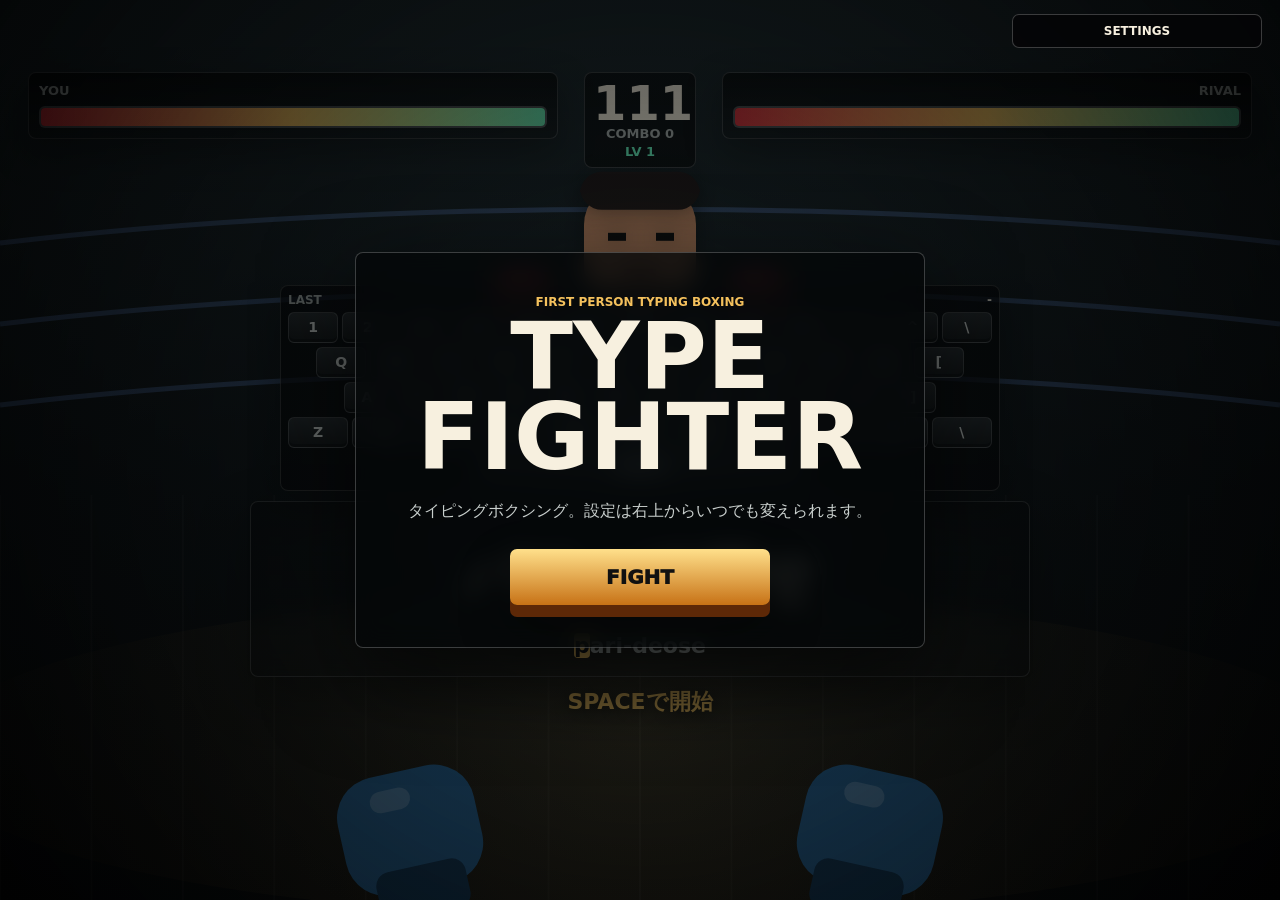
<file: frontend/index.html>
<!doctype html>
<html lang="ja">
<head>
  <meta charset="utf-8">
  <meta name="viewport" content="width=device-width, initial-scale=1">
  <title>Type Fighter</title>
  <link rel="stylesheet" href="./styles.css">
</head>
<body>
  <main class="game-shell">
    <canvas id="arena" width="1280" height="720" aria-label="Type Fighter arena"></canvas>

    <section class="hud" aria-label="game status">
      <div class="fighter-strip">
        <div class="corner player">
          <span>YOU</span>
          <div class="bar"><i id="playerHp"></i></div>
        </div>
        <div class="round">
          <strong id="roundTime">120</strong>
          <small id="comboText">COMBO 0</small>
          <small id="difficultyText">LV 1</small>
        </div>
        <div class="corner opponent">
          <span>RIVAL</span>
          <div class="bar"><i id="enemyHp"></i></div>
        </div>
      </div>

      <aside class="settings-panel" aria-label="settings">
        <button id="settingsToggle" class="settings-toggle" type="button">SETTINGS</button>
        <div id="settingsBody" class="settings-body">
          <div class="settings-group profile-group">
            <span>マイページ</span>
            <input id="profileNameInput" type="text" maxlength="18" placeholder="名前">
            <div class="profile-actions">
              <button id="createProfileButton" type="button">作成</button>
              <button id="loginProfileButton" type="button">ログイン</button>
            </div>
            <small id="profileStatus">未ログイン</small>
          </div>
          <label>
            <span>LEVEL</span>
            <select id="levelSelect" aria-label="level select"></select>
          </label>
          <label class="check-row">
            <input id="symbolsToggle" type="checkbox">
            <span>記号を含める</span>
          </label>
          <label class="range-row">
            <span>音量 <b id="volumeValue">70%</b></span>
            <input id="volumeSlider" type="range" min="0" max="100" value="70">
          </label>
          <label class="range-row">
            <span>プログラム問題 <b id="codeFreqValue">28%</b></span>
            <input id="codeFreqSlider" type="range" min="0" max="100" value="28">
          </label>
          <div class="settings-group">
            <span>キー表示</span>
            <div class="mini-segment">
              <button id="hintAbove" class="active" type="button">上</button>
              <button id="hintDirect" type="button">重ねる</button>
            </div>
          </div>
        </div>
      </aside>

      <div class="prompt-zone">
        <div id="keyboardPanel" class="keyboard-panel visible" aria-label="keyboard position helper">
          <div class="keyboard-title">
            <span id="mistakeCopy">LAST</span>
            <b id="keyHint">-</b>
          </div>
          <div id="keyboard" class="keyboard"></div>
        </div>
        <div class="phrase-card">
          <div id="mistakeBubble" class="mistake-bubble" aria-live="polite"></div>
          <div id="displayPhrase" class="display-phrase"></div>
          <div id="phrase" class="phrase"></div>
          <div id="typingLine" class="typing-line"></div>
        </div>
        <div id="feedback" class="feedback">SPACEで開始</div>
      </div>
    </section>

    <div id="startOverlay" class="overlay">
      <div class="start-panel">
        <p class="kicker">FIRST PERSON TYPING BOXING</p>
        <h1>TYPE FIGHTER</h1>
        <p>タイピングボクシング。設定は右上からいつでも変えられます。</p>
        <button id="startButton" type="button">FIGHT</button>
      </div>
    </div>

    <div id="resultOverlay" class="overlay hidden">
      <div class="start-panel">
        <p class="kicker" id="resultKicker">RESULT</p>
        <h1 id="resultTitle">KO</h1>
        <p id="resultStats"></p>
        <button id="restartButton" type="button">REMATCH</button>
      </div>
    </div>
  </main>

  <script src="./game.js"></script>
</body>
</html>
</file>
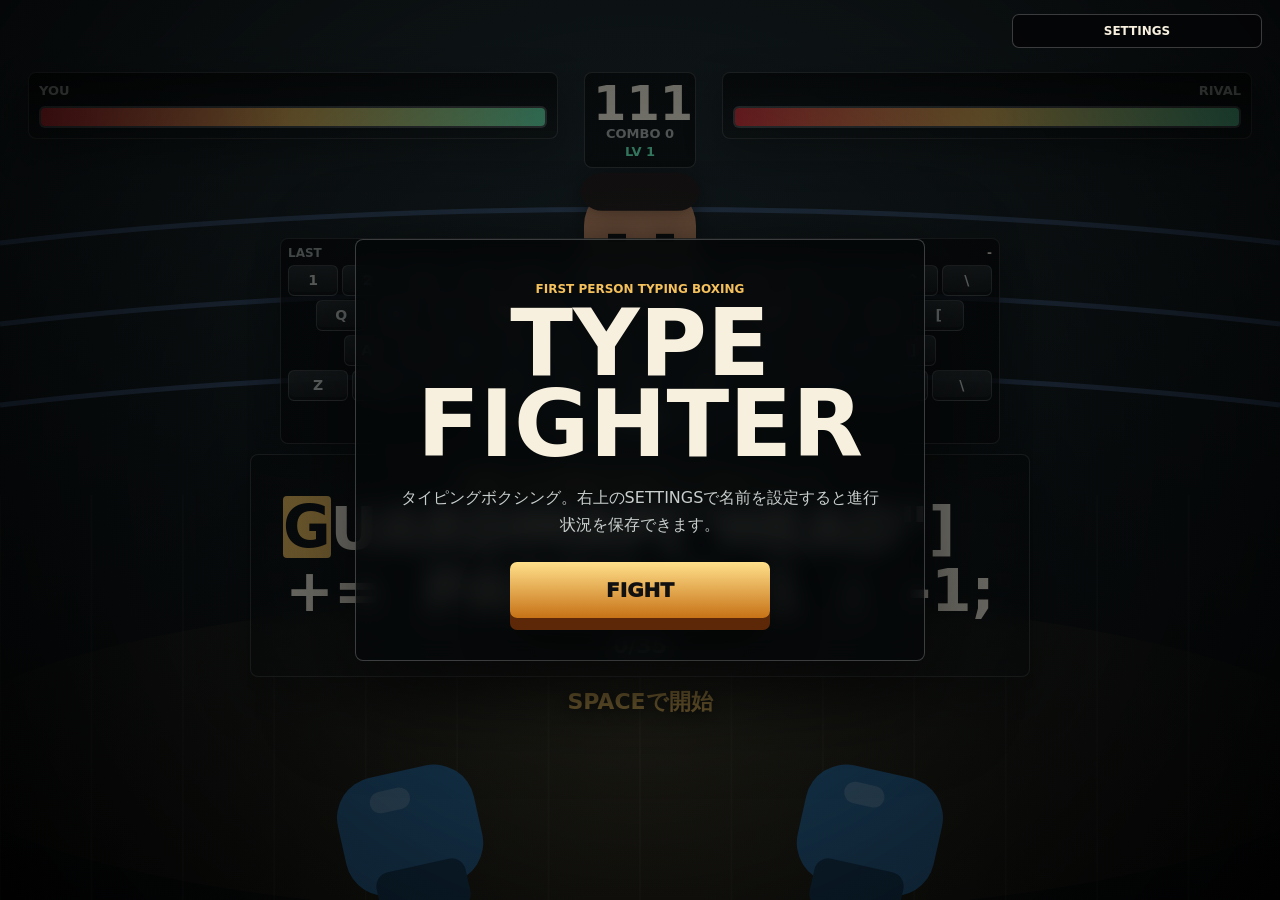
<file: backend/src/main/resources/static/index.html>
<!doctype html>
<html lang="ja">
<head>
  <meta charset="utf-8">
  <meta name="viewport" content="width=device-width, initial-scale=1">
  <title>Type Fighter</title>
  <link rel="stylesheet" href="./styles.css">
</head>
<body>
  <main class="game-shell">
    <canvas id="arena" width="1280" height="720" aria-label="Type Fighter arena"></canvas>

    <section class="hud" aria-label="game status">
      <div class="fighter-strip">
        <div class="corner player">
          <span>YOU</span>
          <div class="bar"><i id="playerHp"></i></div>
        </div>
        <div class="round">
          <strong id="roundTime">120</strong>
          <small id="comboText">COMBO 0</small>
          <small id="difficultyText">LV 1</small>
        </div>
        <div class="corner opponent">
          <span>RIVAL</span>
          <div class="bar"><i id="enemyHp"></i></div>
        </div>
      </div>

      <aside class="settings-panel" aria-label="settings">
        <button id="settingsToggle" class="settings-toggle" type="button">SETTINGS</button>
        <div id="settingsBody" class="settings-body">
          <div class="settings-group profile-group">
            <span>マイページ</span>
            <input id="profileNameInput" type="text" maxlength="18" placeholder="名前">
            <div class="profile-actions">
              <button id="createProfileButton" type="button">作成</button>
              <button id="loginProfileButton" type="button">ログイン</button>
            </div>
            <small id="profileStatus">未ログイン</small>
          </div>
          <label>
            <span>LEVEL</span>
            <select id="levelSelect" aria-label="level select"></select>
          </label>
          <label class="range-row">
            <span>音量 <b id="volumeValue">70%</b></span>
            <input id="volumeSlider" type="range" min="0" max="100" value="70">
          </label>
          <label class="range-row">
            <span>プログラム問題 <b id="codeFreqValue">28%</b></span>
            <input id="codeFreqSlider" type="range" min="0" max="100" value="28">
          </label>
          <div class="settings-group">
            <span>キー表示</span>
            <div class="mini-segment">
              <button id="hintAbove" class="active" type="button">上</button>
              <button id="hintDirect" type="button">重ねる</button>
            </div>
          </div>
        </div>
      </aside>

      <div class="prompt-zone">
        <div id="keyboardPanel" class="keyboard-panel visible" aria-label="keyboard position helper">
          <div class="keyboard-title">
            <span id="mistakeCopy">LAST</span>
            <b id="keyHint">-</b>
          </div>
          <div id="keyboard" class="keyboard"></div>
        </div>
        <div class="phrase-card">
          <div id="mistakeBubble" class="mistake-bubble" aria-live="polite"></div>
          <div id="displayPhrase" class="display-phrase"></div>
          <div id="phrase" class="phrase"></div>
          <div id="typingLine" class="typing-line"></div>
        </div>
        <div id="feedback" class="feedback">SPACEで開始</div>
      </div>
    </section>

    <div id="startOverlay" class="overlay">
      <div class="start-panel">
        <p class="kicker">FIRST PERSON TYPING BOXING</p>
        <h1>TYPE FIGHTER</h1>
        <p>タイピングボクシング。右上のSETTINGSで名前を設定すると進行状況を保存できます。</p>
        <button id="startButton" type="button">FIGHT</button>
      </div>
    </div>

    <div id="resultOverlay" class="overlay hidden">
      <div class="start-panel">
        <p class="kicker" id="resultKicker">RESULT</p>
        <h1 id="resultTitle">KO</h1>
        <p id="resultStats"></p>
        <button id="restartButton" type="button">REMATCH</button>
      </div>
    </div>
  </main>

  <script src="./game.js"></script>
</body>
</html>
</file>
<file: frontend/styles.css>
:root {
  color-scheme: dark;
  --ink: #f7f0df;
  --muted: #a9b0ad;
  --danger: #ff4e4e;
  --good: #65f3bd;
  --gold: #f4c15d;
  --blue: #78a8ff;
  --panel: rgba(7, 10, 13, .66);
}

* {
  box-sizing: border-box;
}

html,
body {
  width: 100%;
  height: 100%;
  margin: 0;
  overflow: hidden;
  background: #050607;
  color: var(--ink);
  font-family: "Segoe UI", system-ui, sans-serif;
}

button {
  font: inherit;
}

.game-shell {
  position: relative;
  width: 100vw;
  height: 100vh;
  min-width: 320px;
  overflow: hidden;
  background:
    radial-gradient(circle at 50% 38%, rgba(251, 207, 113, .12), transparent 26%),
    linear-gradient(180deg, #11161a 0%, #07090b 58%, #030405 100%);
}

#arena {
  position: absolute;
  inset: 0;
  width: 100%;
  height: 100%;
}

.hud {
  position: absolute;
  inset: 0;
  display: grid;
  grid-template-rows: auto 1fr;
  pointer-events: none;
  padding: clamp(54px, 7.2vw, 72px) clamp(14px, 2.2vw, 28px) clamp(14px, 2.2vw, 28px);
}

.settings-panel {
  position: absolute;
  top: clamp(8px, 1.3vw, 14px);
  right: clamp(10px, 1.6vw, 18px);
  z-index: 30;
  width: min(250px, calc(100vw - 20px));
  pointer-events: auto;
}

.settings-toggle {
  width: 100%;
  min-height: 34px;
  border: 1px solid rgba(255, 255, 255, .22);
  border-radius: 7px;
  background: rgba(4, 5, 6, .76);
  color: var(--ink);
  font-size: 12px;
  font-weight: 900;
  cursor: pointer;
}

.settings-body {
  display: none;
  margin-top: 6px;
  padding: 10px;
  border: 1px solid rgba(255, 255, 255, .18);
  border-radius: 8px;
  background: rgba(4, 5, 6, .86);
  box-shadow: 0 18px 40px rgba(0, 0, 0, .45);
}

.settings-body.open {
  display: grid;
  gap: 10px;
}

.settings-body label,
.settings-group {
  display: grid;
  gap: 5px;
  color: var(--muted);
  font-size: 12px;
  font-weight: 900;
}

.settings-body select {
  height: 34px;
  border: 1px solid rgba(255, 255, 255, .18);
  border-radius: 6px;
  background: #15191b;
  color: var(--ink);
  font: inherit;
  font-weight: 900;
}

.profile-group input {
  height: 34px;
  min-width: 0;
  border: 1px solid rgba(255, 255, 255, .18);
  border-radius: 6px;
  background: #15191b;
  color: var(--ink);
  font: inherit;
  font-weight: 800;
  padding: 0 9px;
}

.profile-actions {
  display: grid;
  grid-template-columns: 1fr 1fr;
  gap: 5px;
}

.profile-actions button {
  min-height: 30px;
  border: 0;
  border-radius: 6px;
  background: rgba(244, 193, 93, .88);
  color: #12100c;
  font-size: 12px;
  font-weight: 950;
  cursor: pointer;
}

.profile-group small {
  min-height: 16px;
  color: var(--good);
  font-weight: 800;
}

.range-row span {
  display: flex;
  justify-content: space-between;
  gap: 10px;
}

.range-row b {
  color: var(--gold);
}

.range-row input[type="range"] {
  width: 100%;
  accent-color: var(--gold);
}

.check-row {
  grid-template-columns: auto 1fr;
  align-items: center;
}

.mini-segment {
  display: grid;
  grid-template-columns: 1fr 1fr;
  gap: 3px;
  padding: 3px;
  border: 1px solid rgba(255, 255, 255, .14);
  border-radius: 7px;
  background: rgba(255, 255, 255, .05);
}

.mini-segment button {
  min-height: 29px;
  border: 0;
  border-radius: 5px;
  background: transparent;
  color: var(--muted);
  font-size: 12px;
  font-weight: 900;
  cursor: pointer;
}

.mini-segment button.active {
  background: rgba(244, 193, 93, .92);
  color: #12100c;
}

.fighter-strip {
  display: grid;
  grid-template-columns: minmax(110px, 1fr) auto minmax(110px, 1fr);
  gap: clamp(10px, 2vw, 26px);
  align-items: start;
}

.corner {
  min-width: 0;
  padding: 10px;
  background: linear-gradient(180deg, rgba(0, 0, 0, .72), rgba(0, 0, 0, .32));
  border: 1px solid rgba(255, 255, 255, .18);
  border-radius: 8px;
  box-shadow: 0 14px 35px rgba(0, 0, 0, .36);
}

.corner span,
.round small {
  display: block;
  color: var(--muted);
  font-size: clamp(11px, 1.35vw, 13px);
  font-weight: 800;
  letter-spacing: 0;
}

.corner.opponent {
  text-align: right;
}

.bar {
  height: clamp(14px, 2.2vw, 22px);
  margin-top: 8px;
  border: 2px solid rgba(255, 255, 255, .18);
  border-radius: 6px;
  background: rgba(255, 255, 255, .08);
  overflow: hidden;
}

.bar i {
  display: block;
  width: 100%;
  height: 100%;
  transform-origin: left center;
  background: linear-gradient(90deg, #d92f38, #f4c15d, #63e5ad);
  box-shadow: 0 0 18px rgba(101, 243, 189, .34);
}

.opponent .bar i {
  transform-origin: right center;
}

.round {
  width: clamp(78px, 10vw, 112px);
  text-align: center;
  padding: 8px;
  background: rgba(5, 6, 7, .74);
  border: 1px solid rgba(255, 255, 255, .2);
  border-radius: 8px;
}

.round strong {
  display: block;
  font-size: clamp(30px, 5vw, 48px);
  line-height: .94;
}

#difficultyText {
  margin-top: 3px;
  color: var(--good);
}

.prompt-zone {
  position: relative;
  align-self: end;
  justify-self: center;
  width: min(780px, calc(100vw - 28px));
  margin-bottom: clamp(102px, 17vh, 150px);
  text-align: center;
}

.hint-mode {
  display: none;
  grid-template-columns: 1fr 1fr;
  gap: 3px;
  margin-top: 6px;
  padding: 3px;
  border: 1px solid rgba(255, 255, 255, .16);
  border-radius: 7px;
  background: rgba(4, 5, 6, .62);
  pointer-events: auto;
}

.hint-mode button {
  min-width: 62px;
  min-height: 28px;
  border: 0;
  border-radius: 5px;
  background: transparent;
  color: var(--muted);
  font-size: 12px;
  font-weight: 900;
  cursor: pointer;
}

.hint-mode button.active {
  background: rgba(244, 193, 93, .92);
  color: #12100c;
}

.difficulty {
  display: grid;
  grid-template-columns: repeat(3, 1fr);
  gap: 6px;
  width: min(360px, 100%);
  margin: 0 auto 18px;
}

.difficulty-label {
  margin: 0 0 8px;
  color: var(--gold);
  font-size: 13px;
  font-weight: 900;
}

.start-panel .difficulty-button {
  width: auto;
  min-height: 42px;
  border: 1px solid rgba(255, 255, 255, .18);
  background: rgba(255, 255, 255, .08);
  color: var(--ink);
  font-size: 13px;
  box-shadow: none;
}

.start-panel .difficulty-button.active {
  border-color: rgba(101, 243, 189, .8);
  background: linear-gradient(180deg, #76f6c3, #16865f);
  color: #06110d;
}

.phrase-card {
  position: relative;
  padding: clamp(12px, 2vw, 18px);
  border: 1px solid rgba(255, 255, 255, .18);
  border-radius: 8px;
  background: linear-gradient(180deg, rgba(9, 11, 12, .78), rgba(9, 11, 12, .42));
  box-shadow: 0 18px 50px rgba(0, 0, 0, .42);
  backdrop-filter: blur(9px);
}

.mistake-bubble {
  position: absolute;
  left: var(--mistake-x, 50%);
  top: 4px;
  z-index: 3;
  display: flex;
  align-items: center;
  gap: 7px;
  padding: 6px 8px;
  border: 1px solid rgba(255, 255, 255, .24);
  border-radius: 7px;
  background: rgba(4, 5, 6, .9);
  box-shadow: 0 10px 28px rgba(0, 0, 0, .55);
  color: var(--ink);
  font-size: clamp(12px, 1.9vw, 16px);
  font-weight: 950;
  opacity: 0;
  visibility: hidden;
  transform: translate(-50%, -105%) scale(.92);
  transition: opacity .12s ease, transform .12s ease, visibility .12s ease;
  white-space: nowrap;
}

.mistake-bubble.visible {
  opacity: 1;
  visibility: visible;
  transform: translate(-50%, -115%) scale(1);
}

.mistake-bubble::after {
  content: "";
  position: absolute;
  left: 50%;
  bottom: -7px;
  width: 12px;
  height: 12px;
  background: rgba(4, 5, 6, .9);
  border-right: 1px solid rgba(255, 255, 255, .24);
  border-bottom: 1px solid rgba(255, 255, 255, .24);
  transform: translateX(-50%) rotate(45deg);
}

.mini-key {
  min-width: 34px;
  height: 30px;
  display: inline-grid;
  place-items: center;
  padding: 0 8px;
  border-radius: 6px;
  box-shadow: inset 0 -3px 0 rgba(0, 0, 0, .3);
}

.mini-key.wrong {
  background: linear-gradient(180deg, #ff7676, #9d1f2b);
  color: white;
}

.mini-key.right {
  background: linear-gradient(180deg, #ffe28f, #d48d1b);
  color: #15110b;
}

.mini-relation {
  color: var(--muted);
  font-size: .86em;
}

.display-phrase {
  min-height: 20px;
  margin-bottom: 5px;
  color: var(--gold);
  font-size: clamp(12px, 1.8vw, 15px);
  font-weight: 900;
}

.phrase {
  min-height: 1.35em;
  font-size: clamp(25px, 5.2vw, 58px);
  font-weight: 900;
  line-height: 1.08;
  text-transform: uppercase;
}

.phrase span {
  display: inline-block;
  min-width: .34em;
}

.phrase .space-char {
  min-width: .72em;
}

.phrase .done {
  color: var(--good);
  text-shadow: 0 0 14px rgba(101, 243, 189, .55);
}

.phrase .current {
  color: #0a0d10;
  background: var(--gold);
  border-radius: 4px;
  transform: translateY(-2px);
}

.phrase .current.mistake-target {
  background: var(--danger);
  color: white;
  box-shadow: 0 0 28px rgba(255, 78, 78, .66);
  animation: targetPulse .32s ease;
}

.typing-line {
  min-height: 22px;
  margin-top: 10px;
  color: var(--muted);
  font-weight: 700;
  font-size: clamp(15px, 2.2vw, 22px);
}

.typing-line span {
  display: inline-block;
  min-width: .34em;
}

.typing-line .space-char {
  min-width: .72em;
}

.typing-line .done {
  color: var(--good);
  text-shadow: 0 0 12px rgba(101, 243, 189, .5);
}

.typing-line .current {
  color: #0a0d10;
  background: var(--gold);
  border-radius: 4px;
}

.feedback {
  min-height: 35px;
  margin-top: 10px;
  color: var(--gold);
  font-size: clamp(16px, 2.4vw, 22px);
  font-weight: 900;
  text-shadow: 0 2px 14px rgba(0, 0, 0, .8);
}

.feedback.hit {
  color: var(--good);
}

.feedback.bad {
  color: var(--danger);
}

.keyboard-panel {
  position: absolute;
  left: 50%;
  bottom: calc(100% + 10px);
  z-index: 5;
  width: min(720px, calc(100vw - 28px));
  padding: 7px;
  border: 1px solid rgba(255, 255, 255, .16);
  border-radius: 8px;
  background: rgba(4, 5, 6, .78);
  box-shadow: 0 15px 45px rgba(0, 0, 0, .5);
  opacity: .96;
  visibility: visible;
  transform: translate(-50%, 12px) scale(.98);
  transition: opacity .16s ease, transform .16s ease, visibility .16s ease;
}

.keyboard-panel.visible {
  opacity: .96;
  visibility: visible;
  transform: translate(-50%, 0) scale(1);
}

.prompt-zone.hint-direct .keyboard-panel {
  top: 0;
  bottom: auto;
  left: 0;
  width: 100%;
  min-height: 118px;
  border-color: rgba(255, 255, 255, .08);
  background: rgba(4, 5, 6, .16);
  box-shadow: none;
  transform: none;
}

.prompt-zone.hint-direct .keyboard-panel.visible {
  opacity: 1;
  transform: none;
}

.prompt-zone.hint-direct .keyboard-title {
  opacity: .24;
}

.prompt-zone.hint-direct .key {
  opacity: .18;
  background: rgba(20, 24, 26, .42);
  color: rgba(255, 255, 255, .54);
  box-shadow: none;
}

.prompt-zone.hint-direct .key.expected,
.prompt-zone.hint-direct .key.pressed,
.prompt-zone.hint-direct .key.both {
  opacity: .86;
}

.prompt-zone.hint-above .keyboard-panel {
  bottom: calc(100% + 10px);
}

.keyboard-title {
  display: flex;
  justify-content: space-between;
  gap: 8px;
  margin-bottom: 5px;
  color: var(--muted);
  font-size: 12px;
  font-weight: 800;
}

.keyboard-title b {
  color: var(--ink);
}

.keyboard {
  display: grid;
  gap: 4px;
}

.key-row {
  display: grid;
  grid-template-columns: repeat(10, minmax(22px, 1fr));
  gap: 4px;
}

.key-row:nth-child(2) {
  padding-left: min(4vw, 28px);
  padding-right: min(4vw, 28px);
}

.key-row:nth-child(3) {
  padding-left: min(8vw, 56px);
  padding-right: min(8vw, 56px);
}

.key-row.space-row {
  grid-template-columns: 1fr;
  padding-left: min(22vw, 190px);
  padding-right: min(22vw, 190px);
}

.key {
  height: clamp(19px, 3vw, 31px);
  display: grid;
  place-items: center;
  border-radius: 6px;
  border: 1px solid rgba(255, 255, 255, .18);
  background: linear-gradient(180deg, #24292c, #111416);
  color: #d9dedb;
  font-weight: 900;
  font-size: clamp(10px, 1.5vw, 14px);
  box-shadow: inset 0 -3px 0 rgba(0, 0, 0, .35);
}

.key.expected {
  background: linear-gradient(180deg, #72ffc9, #169262);
  color: #06110d;
  box-shadow: 0 0 20px rgba(101, 243, 189, .68), inset 0 -4px 0 rgba(0, 0, 0, .22);
}

.key.pressed {
  background: linear-gradient(180deg, #ff7676, #9d1f2b);
  color: white;
  box-shadow: 0 0 20px rgba(255, 78, 78, .6), inset 0 -4px 0 rgba(0, 0, 0, .3);
}

.key.both {
  background: linear-gradient(180deg, #6fffc8, #18845f);
  color: #06110d;
}

.prompt-zone.hint-direct .key.expected {
  opacity: 1;
  border-color: rgba(101, 243, 189, .9);
  background: linear-gradient(180deg, #72ffc9, #169262);
  color: #06110d;
  box-shadow: 0 0 24px rgba(101, 243, 189, .8), inset 0 -4px 0 rgba(0, 0, 0, .22);
}

.prompt-zone.hint-direct .key.pressed {
  opacity: 1;
  border-color: rgba(255, 118, 118, .95);
  background: linear-gradient(180deg, #ff7676, #9d1f2b);
  color: white;
  box-shadow: 0 0 24px rgba(255, 78, 78, .82), inset 0 -4px 0 rgba(0, 0, 0, .3);
}

.prompt-zone.hint-direct .key.both {
  opacity: 1;
  border-color: rgba(111, 255, 200, .95);
  background: linear-gradient(180deg, #6fffc8, #18845f);
  color: #06110d;
}

.overlay {
  position: absolute;
  inset: 0;
  z-index: 20;
  display: grid;
  place-items: center;
  padding: 22px;
  background: radial-gradient(circle at center, rgba(18, 26, 28, .38), rgba(0, 0, 0, .82));
}

.overlay.hidden {
  display: none;
}

.start-panel {
  width: min(570px, 100%);
  padding: clamp(22px, 4vw, 42px);
  border: 1px solid rgba(255, 255, 255, .22);
  border-radius: 8px;
  background: rgba(5, 7, 8, .78);
  box-shadow: 0 30px 90px rgba(0, 0, 0, .62);
  text-align: center;
  backdrop-filter: blur(12px);
}

.kicker {
  margin: 0 0 8px;
  color: var(--gold);
  font-size: 12px;
  font-weight: 900;
}

h1 {
  margin: 0;
  font-size: clamp(46px, 10vw, 92px);
  line-height: .88;
  letter-spacing: 0;
}

.start-panel p:not(.kicker) {
  margin: 18px auto 24px;
  max-width: 36em;
  color: #c9cfcd;
  line-height: 1.7;
}

.start-panel button {
  width: min(260px, 100%);
  min-height: 56px;
  border: 0;
  border-radius: 7px;
  background: linear-gradient(180deg, #ffe08b, #c77216);
  color: #111;
  font-size: 20px;
  font-weight: 950;
  cursor: pointer;
  box-shadow: 0 12px 0 #5d2807, 0 24px 50px rgba(0, 0, 0, .46);
}

.start-panel button:active {
  transform: translateY(4px);
  box-shadow: 0 8px 0 #5d2807, 0 16px 34px rgba(0, 0, 0, .5);
}

.start-panel .difficulty-button {
  width: auto;
  min-height: 42px;
  border: 1px solid rgba(255, 255, 255, .18);
  background: rgba(255, 255, 255, .08);
  color: var(--ink);
  font-size: 13px;
  box-shadow: none;
}

.start-panel .difficulty-button.active {
  border-color: rgba(101, 243, 189, .8);
  background: linear-gradient(180deg, #76f6c3, #16865f);
  color: #06110d;
}

.start-panel .difficulty-button:active {
  transform: none;
  box-shadow: none;
}

body.shake .game-shell {
  animation: shake .22s linear;
}

body.heavy-shake .game-shell {
  animation: heavyShake .32s linear;
}

@keyframes shake {
  0%, 100% { transform: translate(0, 0); }
  20% { transform: translate(-8px, 3px); }
  40% { transform: translate(6px, -4px); }
  60% { transform: translate(-4px, -2px); }
  80% { transform: translate(5px, 3px); }
}

@keyframes heavyShake {
  0%, 100% { transform: translate(0, 0) rotate(0); }
  18% { transform: translate(14px, -8px) rotate(.5deg); }
  40% { transform: translate(-16px, 9px) rotate(-.7deg); }
  62% { transform: translate(9px, 5px) rotate(.35deg); }
  84% { transform: translate(-7px, -4px) rotate(-.25deg); }
}

@keyframes targetPulse {
  0%, 100% { transform: translateY(-2px) scale(1); }
  45% { transform: translateY(-2px) scale(1.18); }
}

@media (max-width: 620px) {
  .hud {
    padding: 50px 10px 10px;
  }

  .settings-panel {
    top: 7px;
    right: 8px;
    width: min(220px, calc(100vw - 16px));
  }

  .fighter-strip {
    grid-template-columns: 1fr 74px 1fr;
    gap: 7px;
  }

  .corner {
    padding: 7px;
  }

  .prompt-zone {
    margin-bottom: 140px;
  }

  .keyboard-panel {
    bottom: calc(100% + 7px);
    padding: 7px;
  }

  .mistake-bubble {
    gap: 5px;
    padding: 5px 6px;
  }

  .mini-key {
    min-width: 28px;
    height: 26px;
    padding: 0 6px;
  }

  .key-row,
  .key-row:nth-child(2),
  .key-row:nth-child(3),
  .key-row.space-row {
    gap: 3px;
    padding-left: 0;
    padding-right: 0;
  }
}
</file>
<file: backend/src/main/resources/static/styles.css>
:root {
  color-scheme: dark;
  --ink: #f7f0df;
  --muted: #a9b0ad;
  --danger: #ff4e4e;
  --good: #65f3bd;
  --gold: #f4c15d;
  --blue: #78a8ff;
  --panel: rgba(7, 10, 13, .66);
}

* {
  box-sizing: border-box;
}

html,
body {
  width: 100%;
  height: 100%;
  margin: 0;
  overflow: hidden;
  background: #050607;
  color: var(--ink);
  font-family: "Segoe UI", system-ui, sans-serif;
}

button {
  font: inherit;
}

.game-shell {
  position: relative;
  width: 100vw;
  height: 100vh;
  min-width: 320px;
  overflow: hidden;
  background:
    radial-gradient(circle at 50% 38%, rgba(251, 207, 113, .12), transparent 26%),
    linear-gradient(180deg, #11161a 0%, #07090b 58%, #030405 100%);
}

#arena {
  position: absolute;
  inset: 0;
  width: 100%;
  height: 100%;
}

.hud {
  position: absolute;
  inset: 0;
  display: grid;
  grid-template-rows: auto 1fr;
  pointer-events: none;
  padding: clamp(54px, 7.2vw, 72px) clamp(14px, 2.2vw, 28px) clamp(14px, 2.2vw, 28px);
}

.settings-panel {
  position: absolute;
  top: clamp(8px, 1.3vw, 14px);
  right: clamp(10px, 1.6vw, 18px);
  z-index: 30;
  width: min(250px, calc(100vw - 20px));
  pointer-events: auto;
}

.settings-toggle {
  width: 100%;
  min-height: 34px;
  border: 1px solid rgba(255, 255, 255, .22);
  border-radius: 7px;
  background: rgba(4, 5, 6, .76);
  color: var(--ink);
  font-size: 12px;
  font-weight: 900;
  cursor: pointer;
}

.settings-body {
  display: none;
  margin-top: 6px;
  padding: 10px;
  border: 1px solid rgba(255, 255, 255, .18);
  border-radius: 8px;
  background: rgba(4, 5, 6, .86);
  box-shadow: 0 18px 40px rgba(0, 0, 0, .45);
}

.settings-body.open {
  display: grid;
  gap: 10px;
}

.settings-body label,
.settings-group {
  display: grid;
  gap: 5px;
  color: var(--muted);
  font-size: 12px;
  font-weight: 900;
}

.settings-body select {
  height: 34px;
  border: 1px solid rgba(255, 255, 255, .18);
  border-radius: 6px;
  background: #15191b;
  color: var(--ink);
  font: inherit;
  font-weight: 900;
}

.profile-group input {
  height: 34px;
  min-width: 0;
  border: 1px solid rgba(255, 255, 255, .18);
  border-radius: 6px;
  background: #15191b;
  color: var(--ink);
  font: inherit;
  font-weight: 800;
  padding: 0 9px;
}

.profile-actions {
  display: grid;
  grid-template-columns: 1fr 1fr;
  gap: 5px;
}

.profile-actions button {
  min-height: 30px;
  border: 0;
  border-radius: 6px;
  background: rgba(244, 193, 93, .88);
  color: #12100c;
  font-size: 12px;
  font-weight: 950;
  cursor: pointer;
}

.profile-group small {
  min-height: 16px;
  color: var(--good);
  font-weight: 800;
}

.range-row span {
  display: flex;
  justify-content: space-between;
  gap: 10px;
}

.range-row b {
  color: var(--gold);
}

.range-row input[type="range"] {
  width: 100%;
  accent-color: var(--gold);
}

.check-row {
  grid-template-columns: auto 1fr;
  align-items: center;
}

.mini-segment {
  display: grid;
  grid-template-columns: 1fr 1fr;
  gap: 3px;
  padding: 3px;
  border: 1px solid rgba(255, 255, 255, .14);
  border-radius: 7px;
  background: rgba(255, 255, 255, .05);
}

.mini-segment button {
  min-height: 29px;
  border: 0;
  border-radius: 5px;
  background: transparent;
  color: var(--muted);
  font-size: 12px;
  font-weight: 900;
  cursor: pointer;
}

.mini-segment button.active {
  background: rgba(244, 193, 93, .92);
  color: #12100c;
}

.fighter-strip {
  display: grid;
  grid-template-columns: minmax(110px, 1fr) auto minmax(110px, 1fr);
  gap: clamp(10px, 2vw, 26px);
  align-items: start;
}

.corner {
  min-width: 0;
  padding: 10px;
  background: linear-gradient(180deg, rgba(0, 0, 0, .72), rgba(0, 0, 0, .32));
  border: 1px solid rgba(255, 255, 255, .18);
  border-radius: 8px;
  box-shadow: 0 14px 35px rgba(0, 0, 0, .36);
}

.corner span,
.round small {
  display: block;
  color: var(--muted);
  font-size: clamp(11px, 1.35vw, 13px);
  font-weight: 800;
  letter-spacing: 0;
}

.corner.opponent {
  text-align: right;
}

.bar {
  height: clamp(14px, 2.2vw, 22px);
  margin-top: 8px;
  border: 2px solid rgba(255, 255, 255, .18);
  border-radius: 6px;
  background: rgba(255, 255, 255, .08);
  overflow: hidden;
}

.bar i {
  display: block;
  width: 100%;
  height: 100%;
  transform-origin: left center;
  background: linear-gradient(90deg, #d92f38, #f4c15d, #63e5ad);
  box-shadow: 0 0 18px rgba(101, 243, 189, .34);
}

.opponent .bar i {
  transform-origin: right center;
}

.round {
  width: clamp(78px, 10vw, 112px);
  text-align: center;
  padding: 8px;
  background: rgba(5, 6, 7, .74);
  border: 1px solid rgba(255, 255, 255, .2);
  border-radius: 8px;
}

.round strong {
  display: block;
  font-size: clamp(30px, 5vw, 48px);
  line-height: .94;
}

#difficultyText {
  margin-top: 3px;
  color: var(--good);
}

.prompt-zone {
  position: relative;
  align-self: end;
  justify-self: center;
  width: min(780px, calc(100vw - 28px));
  margin-bottom: clamp(102px, 17vh, 150px);
  text-align: center;
}

.hint-mode {
  display: none;
  grid-template-columns: 1fr 1fr;
  gap: 3px;
  margin-top: 6px;
  padding: 3px;
  border: 1px solid rgba(255, 255, 255, .16);
  border-radius: 7px;
  background: rgba(4, 5, 6, .62);
  pointer-events: auto;
}

.hint-mode button {
  min-width: 62px;
  min-height: 28px;
  border: 0;
  border-radius: 5px;
  background: transparent;
  color: var(--muted);
  font-size: 12px;
  font-weight: 900;
  cursor: pointer;
}

.hint-mode button.active {
  background: rgba(244, 193, 93, .92);
  color: #12100c;
}

.difficulty {
  display: grid;
  grid-template-columns: repeat(3, 1fr);
  gap: 6px;
  width: min(360px, 100%);
  margin: 0 auto 18px;
}

.difficulty-label {
  margin: 0 0 8px;
  color: var(--gold);
  font-size: 13px;
  font-weight: 900;
}

.start-panel .difficulty-button {
  width: auto;
  min-height: 42px;
  border: 1px solid rgba(255, 255, 255, .18);
  background: rgba(255, 255, 255, .08);
  color: var(--ink);
  font-size: 13px;
  box-shadow: none;
}

.start-panel .difficulty-button.active {
  border-color: rgba(101, 243, 189, .8);
  background: linear-gradient(180deg, #76f6c3, #16865f);
  color: #06110d;
}

.phrase-card {
  position: relative;
  padding: clamp(12px, 2vw, 18px);
  border: 1px solid rgba(255, 255, 255, .18);
  border-radius: 8px;
  background: linear-gradient(180deg, rgba(9, 11, 12, .78), rgba(9, 11, 12, .42));
  box-shadow: 0 18px 50px rgba(0, 0, 0, .42);
  backdrop-filter: blur(9px);
}

.mistake-bubble {
  position: absolute;
  left: var(--mistake-x, 50%);
  top: 4px;
  z-index: 3;
  display: flex;
  align-items: center;
  gap: 7px;
  padding: 6px 8px;
  border: 1px solid rgba(255, 255, 255, .24);
  border-radius: 7px;
  background: rgba(4, 5, 6, .9);
  box-shadow: 0 10px 28px rgba(0, 0, 0, .55);
  color: var(--ink);
  font-size: clamp(12px, 1.9vw, 16px);
  font-weight: 950;
  opacity: 0;
  visibility: hidden;
  transform: translate(-50%, -105%) scale(.92);
  transition: opacity .12s ease, transform .12s ease, visibility .12s ease;
  white-space: nowrap;
}

.mistake-bubble.visible {
  opacity: 1;
  visibility: visible;
  transform: translate(-50%, -115%) scale(1);
}

.mistake-bubble::after {
  content: "";
  position: absolute;
  left: 50%;
  bottom: -7px;
  width: 12px;
  height: 12px;
  background: rgba(4, 5, 6, .9);
  border-right: 1px solid rgba(255, 255, 255, .24);
  border-bottom: 1px solid rgba(255, 255, 255, .24);
  transform: translateX(-50%) rotate(45deg);
}

.mini-key {
  min-width: 34px;
  height: 30px;
  display: inline-grid;
  place-items: center;
  padding: 0 8px;
  border-radius: 6px;
  box-shadow: inset 0 -3px 0 rgba(0, 0, 0, .3);
}

.mini-key.wrong {
  background: linear-gradient(180deg, #ff7676, #9d1f2b);
  color: white;
}

.mini-key.right {
  background: linear-gradient(180deg, #ffe28f, #d48d1b);
  color: #15110b;
}

.mini-relation {
  color: var(--muted);
  font-size: .86em;
}

.display-phrase {
  min-height: 20px;
  margin-bottom: 5px;
  color: var(--gold);
  font-size: clamp(12px, 1.8vw, 15px);
  font-weight: 900;
}

.phrase {
  min-height: 1.35em;
  font-size: clamp(25px, 5.2vw, 58px);
  font-weight: 900;
  line-height: 1.08;
  text-transform: uppercase;
}

.phrase span {
  display: inline-block;
  min-width: .34em;
}

.phrase .space-char {
  min-width: .72em;
}

.phrase .done {
  color: var(--good);
  text-shadow: 0 0 14px rgba(101, 243, 189, .55);
}

.phrase .current {
  color: #0a0d10;
  background: var(--gold);
  border-radius: 4px;
  transform: translateY(-2px);
}

.phrase .current.mistake-target {
  background: var(--danger);
  color: white;
  box-shadow: 0 0 28px rgba(255, 78, 78, .66);
  animation: targetPulse .32s ease;
}

.typing-line {
  min-height: 22px;
  margin-top: 10px;
  color: var(--muted);
  font-weight: 700;
  font-size: clamp(15px, 2.2vw, 22px);
}

.typing-line span {
  display: inline-block;
  min-width: .34em;
}

.typing-line .space-char {
  min-width: .72em;
}

.typing-line .done {
  color: var(--good);
  text-shadow: 0 0 12px rgba(101, 243, 189, .5);
}

.typing-line .current {
  color: #0a0d10;
  background: var(--gold);
  border-radius: 4px;
}

.feedback {
  min-height: 35px;
  margin-top: 10px;
  color: var(--gold);
  font-size: clamp(16px, 2.4vw, 22px);
  font-weight: 900;
  text-shadow: 0 2px 14px rgba(0, 0, 0, .8);
}

.feedback.hit {
  color: var(--good);
}

.feedback.bad {
  color: var(--danger);
}

.keyboard-panel {
  position: absolute;
  left: 50%;
  bottom: calc(100% + 10px);
  z-index: 5;
  width: min(720px, calc(100vw - 28px));
  padding: 7px;
  border: 1px solid rgba(255, 255, 255, .16);
  border-radius: 8px;
  background: rgba(4, 5, 6, .78);
  box-shadow: 0 15px 45px rgba(0, 0, 0, .5);
  opacity: .96;
  visibility: visible;
  transform: translate(-50%, 12px) scale(.98);
  transition: opacity .16s ease, transform .16s ease, visibility .16s ease;
}

.keyboard-panel.visible {
  opacity: .96;
  visibility: visible;
  transform: translate(-50%, 0) scale(1);
}

.prompt-zone.hint-direct .keyboard-panel {
  top: 0;
  bottom: auto;
  left: 0;
  width: 100%;
  min-height: 118px;
  border-color: rgba(255, 255, 255, .08);
  background: rgba(4, 5, 6, .16);
  box-shadow: none;
  transform: none;
}

.prompt-zone.hint-direct .keyboard-panel.visible {
  opacity: 1;
  transform: none;
}

.prompt-zone.hint-direct .keyboard-title {
  opacity: .24;
}

.prompt-zone.hint-direct .key {
  opacity: .18;
  background: rgba(20, 24, 26, .42);
  color: rgba(255, 255, 255, .54);
  box-shadow: none;
}

.prompt-zone.hint-direct .key.expected,
.prompt-zone.hint-direct .key.pressed,
.prompt-zone.hint-direct .key.both {
  opacity: .86;
}

.prompt-zone.hint-above .keyboard-panel {
  bottom: calc(100% + 10px);
}

.keyboard-title {
  display: flex;
  justify-content: space-between;
  gap: 8px;
  margin-bottom: 5px;
  color: var(--muted);
  font-size: 12px;
  font-weight: 800;
}

.keyboard-title b {
  color: var(--ink);
}

.keyboard {
  display: grid;
  gap: 4px;
}

.key-row {
  display: grid;
  grid-template-columns: repeat(10, minmax(22px, 1fr));
  gap: 4px;
}

.key-row:nth-child(2) {
  padding-left: min(4vw, 28px);
  padding-right: min(4vw, 28px);
}

.key-row:nth-child(3) {
  padding-left: min(8vw, 56px);
  padding-right: min(8vw, 56px);
}

.key-row.space-row {
  grid-template-columns: 1fr;
  padding-left: min(22vw, 190px);
  padding-right: min(22vw, 190px);
}

.key {
  height: clamp(19px, 3vw, 31px);
  display: grid;
  place-items: center;
  border-radius: 6px;
  border: 1px solid rgba(255, 255, 255, .18);
  background: linear-gradient(180deg, #24292c, #111416);
  color: #d9dedb;
  font-weight: 900;
  font-size: clamp(10px, 1.5vw, 14px);
  box-shadow: inset 0 -3px 0 rgba(0, 0, 0, .35);
}

.key.expected {
  background: linear-gradient(180deg, #72ffc9, #169262);
  color: #06110d;
  box-shadow: 0 0 20px rgba(101, 243, 189, .68), inset 0 -4px 0 rgba(0, 0, 0, .22);
}

.key.pressed {
  background: linear-gradient(180deg, #ff7676, #9d1f2b);
  color: white;
  box-shadow: 0 0 20px rgba(255, 78, 78, .6), inset 0 -4px 0 rgba(0, 0, 0, .3);
}

.key.both {
  background: linear-gradient(180deg, #6fffc8, #18845f);
  color: #06110d;
}

.prompt-zone.hint-direct .key.expected {
  opacity: 1;
  border-color: rgba(101, 243, 189, .9);
  background: linear-gradient(180deg, #72ffc9, #169262);
  color: #06110d;
  box-shadow: 0 0 24px rgba(101, 243, 189, .8), inset 0 -4px 0 rgba(0, 0, 0, .22);
}

.prompt-zone.hint-direct .key.pressed {
  opacity: 1;
  border-color: rgba(255, 118, 118, .95);
  background: linear-gradient(180deg, #ff7676, #9d1f2b);
  color: white;
  box-shadow: 0 0 24px rgba(255, 78, 78, .82), inset 0 -4px 0 rgba(0, 0, 0, .3);
}

.prompt-zone.hint-direct .key.both {
  opacity: 1;
  border-color: rgba(111, 255, 200, .95);
  background: linear-gradient(180deg, #6fffc8, #18845f);
  color: #06110d;
}

.overlay {
  position: absolute;
  inset: 0;
  z-index: 20;
  display: grid;
  place-items: center;
  padding: 22px;
  background: radial-gradient(circle at center, rgba(18, 26, 28, .38), rgba(0, 0, 0, .82));
}

.overlay.hidden {
  display: none;
}

.start-panel {
  width: min(570px, 100%);
  padding: clamp(22px, 4vw, 42px);
  border: 1px solid rgba(255, 255, 255, .22);
  border-radius: 8px;
  background: rgba(5, 7, 8, .78);
  box-shadow: 0 30px 90px rgba(0, 0, 0, .62);
  text-align: center;
  backdrop-filter: blur(12px);
}

.kicker {
  margin: 0 0 8px;
  color: var(--gold);
  font-size: 12px;
  font-weight: 900;
}

h1 {
  margin: 0;
  font-size: clamp(46px, 10vw, 92px);
  line-height: .88;
  letter-spacing: 0;
}

.start-panel p:not(.kicker) {
  margin: 18px auto 24px;
  max-width: 36em;
  color: #c9cfcd;
  line-height: 1.7;
}

.start-panel button {
  width: min(260px, 100%);
  min-height: 56px;
  border: 0;
  border-radius: 7px;
  background: linear-gradient(180deg, #ffe08b, #c77216);
  color: #111;
  font-size: 20px;
  font-weight: 950;
  cursor: pointer;
  box-shadow: 0 12px 0 #5d2807, 0 24px 50px rgba(0, 0, 0, .46);
}

.start-panel button:active {
  transform: translateY(4px);
  box-shadow: 0 8px 0 #5d2807, 0 16px 34px rgba(0, 0, 0, .5);
}

.start-panel .difficulty-button {
  width: auto;
  min-height: 42px;
  border: 1px solid rgba(255, 255, 255, .18);
  background: rgba(255, 255, 255, .08);
  color: var(--ink);
  font-size: 13px;
  box-shadow: none;
}

.start-panel .difficulty-button.active {
  border-color: rgba(101, 243, 189, .8);
  background: linear-gradient(180deg, #76f6c3, #16865f);
  color: #06110d;
}

.start-panel .difficulty-button:active {
  transform: none;
  box-shadow: none;
}

body.shake .game-shell {
  animation: shake .22s linear;
}

body.heavy-shake .game-shell {
  animation: heavyShake .32s linear;
}

@keyframes shake {
  0%, 100% { transform: translate(0, 0); }
  20% { transform: translate(-8px, 3px); }
  40% { transform: translate(6px, -4px); }
  60% { transform: translate(-4px, -2px); }
  80% { transform: translate(5px, 3px); }
}

@keyframes heavyShake {
  0%, 100% { transform: translate(0, 0) rotate(0); }
  18% { transform: translate(14px, -8px) rotate(.5deg); }
  40% { transform: translate(-16px, 9px) rotate(-.7deg); }
  62% { transform: translate(9px, 5px) rotate(.35deg); }
  84% { transform: translate(-7px, -4px) rotate(-.25deg); }
}

@keyframes targetPulse {
  0%, 100% { transform: translateY(-2px) scale(1); }
  45% { transform: translateY(-2px) scale(1.18); }
}

@media (max-width: 620px) {
  .hud {
    padding: 50px 10px 10px;
  }

  .settings-panel {
    top: 7px;
    right: 8px;
    width: min(220px, calc(100vw - 16px));
  }

  .fighter-strip {
    grid-template-columns: 1fr 74px 1fr;
    gap: 7px;
  }

  .corner {
    padding: 7px;
  }

  .prompt-zone {
    margin-bottom: 140px;
  }

  .keyboard-panel {
    bottom: calc(100% + 7px);
    padding: 7px;
  }

  .mistake-bubble {
    gap: 5px;
    padding: 5px 6px;
  }

  .mini-key {
    min-width: 28px;
    height: 26px;
    padding: 0 6px;
  }

  .key-row,
  .key-row:nth-child(2),
  .key-row:nth-child(3),
  .key-row.space-row {
    gap: 3px;
    padding-left: 0;
    padding-right: 0;
  }
}
</file>
